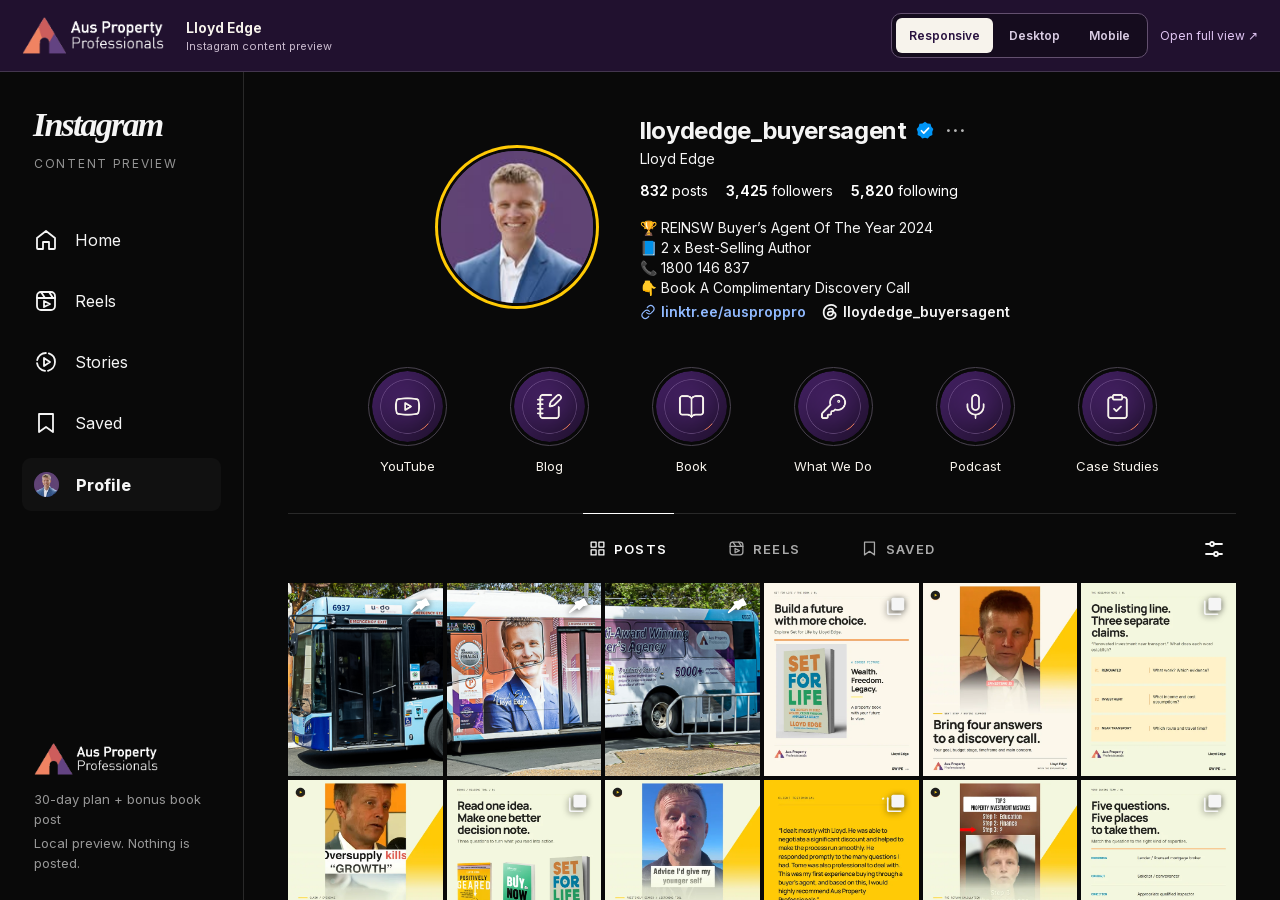
<file: index.html>
<!doctype html>
<html lang="en"><head><meta charset="utf-8"><meta name="viewport" content="width=device-width,initial-scale=1,viewport-fit=cover"><meta name="robots" content="noindex,nofollow"><meta name="description" content="Lloyd Edge and Aus Property Professionals Instagram content preview · V2 colors. Browse desktop and mobile views, posts, Reels and Stories."><title>Lloyd Edge | Instagram Content Preview</title><link rel="icon" href="assets/favicon.png"><style>
@font-face{font-family:Inter;src:url('assets/inter.woff2');font-weight:100 900;font-display:swap}*{box-sizing:border-box}html,body{height:100%;margin:0}body{background:#17131d;color:#f7f3ec;font:14px/1.5 Inter,Arial,sans-serif}.shell{height:100vh;height:100dvh;display:flex;flex-direction:column}.toolbar{flex:none;display:flex;align-items:center;justify-content:space-between;gap:14px;padding:13px 22px;border-bottom:1px solid #43364e;background:#21112f}.brand{display:flex;align-items:center;gap:22px;min-width:0}.brand img{width:142px;height:auto}.brand strong{font-size:14px;font-weight:650}.brand small{display:block;font-size:11px;color:#c9bace}.controls{display:flex;align-items:center;gap:12px}.view-buttons{display:flex;gap:3px;padding:4px;border:1px solid #63506f;border-radius:10px;background:#150c1e}.view-buttons button{border:0;background:transparent;color:#d9cce3;cursor:pointer;padding:8px 13px;border-radius:6px;font:600 12px Inter;min-height:35px}.view-buttons button[aria-pressed=true]{background:#f7f3ec;color:#2a1340}.view-buttons button:focus-visible,a:focus-visible{outline:3px solid #e87b5c;outline-offset:3px}.open-full{font-size:12px;color:#e0c5f3;text-decoration:none;white-space:nowrap}.stage{position:relative;flex:1;min-height:0;overflow:hidden;display:flex;justify-content:center;align-items:flex-start}.frame-holder{flex:none;position:relative;transform-origin:top left;background:#090909}.frame-holder iframe{width:100%;height:100%;border:0;display:block;background:#090909}.stage[data-mode=mobile] .frame-holder{box-shadow:0 0 0 1px #4d3a59,0 12px 55px #0005}.loading{position:absolute;inset:0;display:grid;place-items:center;background:#090909;color:#cbb8e5;font-size:14px;pointer-events:none}.loading[hidden]{display:none}noscript{padding:20px}noscript a{color:#e6c9fb}@media(max-width:650px){.toolbar{padding:9px 12px;gap:8px;flex-wrap:wrap}.brand{gap:12px;flex:1}.brand img{width:113px}.brand strong{font-size:12px}.brand small{font-size:10px}.controls{justify-content:space-between;width:100%;gap:8px}.view-buttons{flex:1}.view-buttons button{flex:1;padding:7px 10px;font-size:11px}.open-full{font-size:11px}}@media(max-width:360px){.open-full{display:none}}@media(prefers-reduced-motion:reduce){*{scroll-behavior:auto!important}}
</style></head><body><div class="shell"><header class="toolbar"><div class="brand"><img src="assets/logo-white.svg" alt="Aus Property Professionals"><div><strong>Lloyd Edge</strong><small>Instagram content preview</small></div></div><div class="controls"><div class="view-buttons" role="group" aria-label="Preview size"><button data-mode="auto" aria-pressed="true">Responsive</button><button data-mode="desktop" aria-pressed="false">Desktop</button><button data-mode="mobile" aria-pressed="false">Mobile</button></div><a class="open-full" id="fullView" href="preview.html?v=063cc6776a78#/profile" target="_blank" rel="noopener">Open full view ↗</a></div></header><main class="stage" id="stage" data-mode="auto"><div class="frame-holder" id="holder"><iframe id="preview" title="Interactive Lloyd Edge Instagram preview" src="preview.html?v=063cc6776a78#/profile" allow="fullscreen"></iframe></div><div class="loading" id="loading" role="status">Loading your content preview…</div></main></div><noscript><a href="preview.html?v=063cc6776a78#/profile">Open the Instagram preview</a></noscript><script>
(()=>{const stage=document.getElementById('stage'),holder=document.getElementById('holder'),frame=document.getElementById('preview');let mode=new URLSearchParams(location.search).get('view')||'auto';if(!['auto','desktop','mobile'].includes(mode))mode='auto';if(location.hash.startsWith('#/'))frame.src='preview.html?v=063cc6776a78'+location.hash;function resize(){const available=stage.clientWidth,height=stage.clientHeight;const width=mode==='desktop'?1280:mode==='mobile'?Math.min(390,available):available;const scale=Math.min(1,available/width);holder.style.width=width+'px';holder.style.height=(height/scale)+'px';holder.style.transform=`scale(${scale})`;holder.style.marginRight=scale<1?-(width-available)+'px':'0';stage.dataset.mode=mode;document.querySelectorAll('[data-mode][aria-pressed]').forEach(b=>b.setAttribute('aria-pressed',String(b.dataset.mode===mode)));}document.querySelectorAll('[data-mode][aria-pressed]').forEach(b=>b.addEventListener('click',()=>{mode=b.dataset.mode;const u=new URL(location.href);if(mode==='auto')u.searchParams.delete('view');else u.searchParams.set('view',mode);history.replaceState(null,'',u.pathname+u.search+u.hash);resize();}));new ResizeObserver(resize).observe(stage);frame.addEventListener('load',()=>{document.getElementById('loading').hidden=true;try{const sync=()=>{const hash=frame.contentWindow.location.hash||'#/profile';history.replaceState(null,'',location.pathname+location.search+hash);document.getElementById('fullView').href='preview.html?v=063cc6776a78'+hash;};frame.contentWindow.addEventListener('hashchange',sync);sync();}catch{}resize();});window.addEventListener('hashchange',()=>{try{if(frame.contentWindow.location.hash!==location.hash)frame.contentWindow.location.hash=location.hash||'#/profile';}catch{}});resize();})();
</script></body></html>
</file>
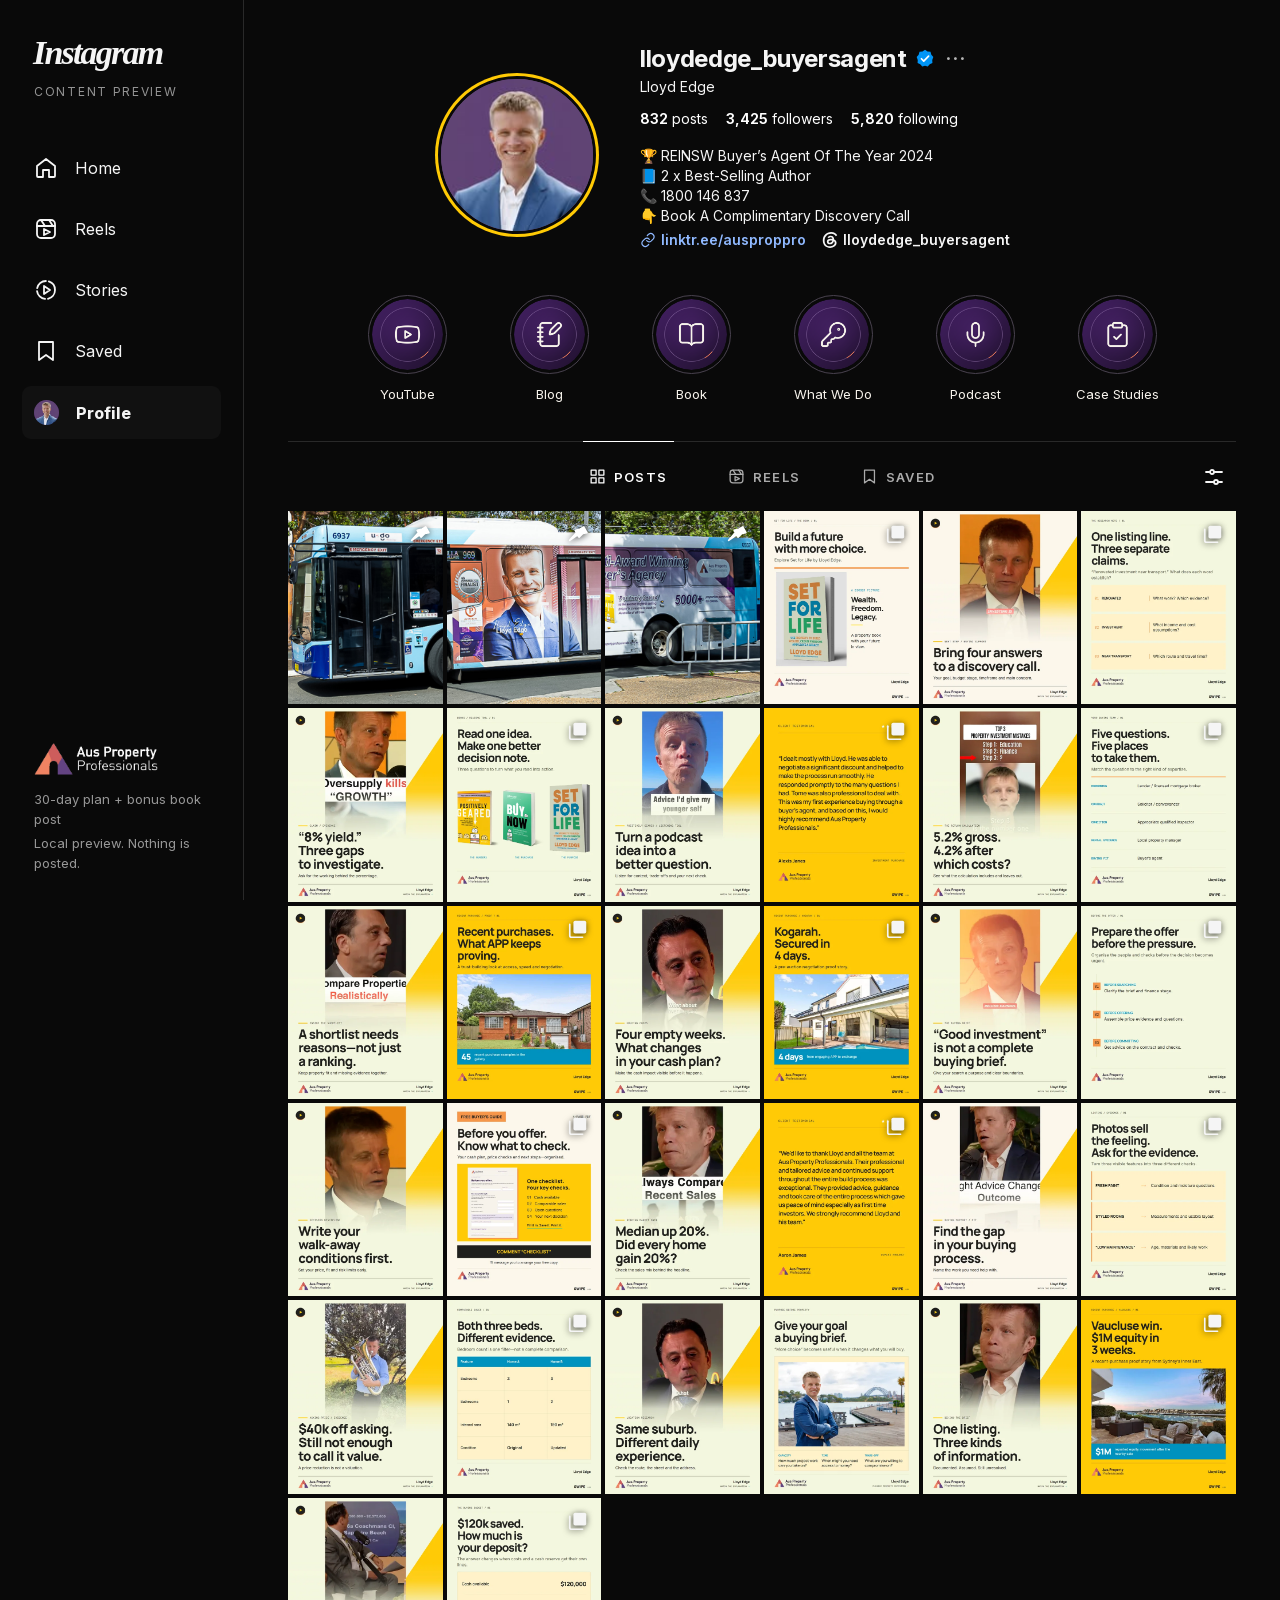
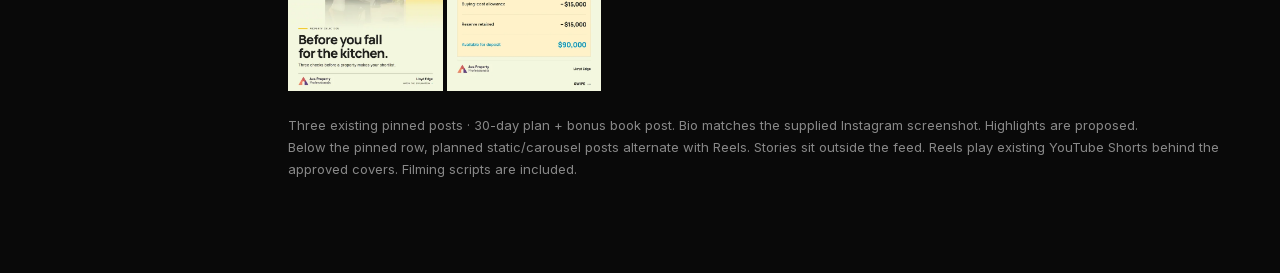
<file: preview.html>
<!doctype html>
<html lang="en"><head><meta charset="utf-8"><meta name="viewport" content="width=device-width,initial-scale=1"><meta name="description" content="Lloyd Edge and Aus Property Professionals — interactive Instagram preview: 30-day plan plus a bonus book promotion."><title>Lloyd Edge · Instagram Preview V2</title><meta name="robots" content="noindex,nofollow"><link rel="icon" href="assets/favicon.png"><link rel="stylesheet" href="app.css?v=fef712c302b7"></head>
<body><aside class="rail"><button class="wordmark" data-nav="profile" aria-label="Go to profile">Instagram</button><div class="preview-label">CONTENT PREVIEW</div><nav id="railNav" aria-label="Main navigation"></nav><div class="rail-bottom"><img id="railLogo" alt="Aus Property Professionals"><p>30-day plan + bonus book post</p><p>Local preview. Nothing is posted.</p></div></aside><header class="mobile-top"><strong>lloydedge_buyersagent<span>Preview</span></strong><button class="icon-button" id="mobileProfile" data-nav="profile" aria-label="Go to profile"></button></header><main class="main" id="main"></main><nav class="mobile-nav" id="mobileNav" aria-label="Mobile navigation"></nav><dialog class="dialog" id="postDialog" aria-label="Instagram post preview"></dialog><dialog class="dialog viewer-dialog" id="reelDialog" aria-label="Reels"></dialog><dialog class="dialog viewer-dialog" id="storyDialog" aria-label="Story preview"></dialog><dialog class="dialog script-dialog" id="scriptDialog" aria-label="Filming script"></dialog><div class="toast" id="toast" role="status" aria-live="polite"></div><noscript><p>Please enable JavaScript to browse this interactive preview.</p></noscript><script src="data.js?v=e72062ea783d"></script><script src="model.js?v=d4bd48148fef"></script><script src="app.js?v=d01f1355c63f"></script></body></html>
</file>
<file: app.css>
@font-face{font-family:Inter;src:url('assets/inter.woff2');font-weight:100 900}@font-face{font-family:Manrope;src:url('assets/manrope.woff2');font-weight:200 800}
:root{color-scheme:dark;--bg:#090909;--panel:#111;--line:#292929;--muted:#aaa;--ink:#f5f5f5;--accent:#FFCA05;--coral:#F79548}*{box-sizing:border-box}body{margin:0;background:var(--bg);color:var(--ink);font:16px/1.5 Inter,Arial,sans-serif}button,select,input{font:inherit}button,a{-webkit-tap-highlight-color:transparent}button{color:inherit;background:none;border:0;cursor:pointer}button:focus-visible,a:focus-visible,select:focus-visible{outline:2px solid #dab4f5;outline-offset:5px}a{color:#cbb8e5;text-decoration:none}button:disabled{opacity:.35;cursor:default}svg{width:24px;height:24px;display:block;flex-shrink:0}img{max-width:100%;display:block}.icon-button{width:44px;height:44px;display:grid;place-items:center;border-radius:50%;flex:none}.icon-button:hover{background:#ffffff14}.is-active{color:#e890a4}.saved-active{color:#fff}.muted{color:var(--muted)}.sr-only{position:absolute;width:1px;height:1px;padding:0;margin:-1px;overflow:hidden;clip:rect(0,0,0,0);white-space:nowrap;border:0}[hidden]{display:none!important}
.rail{position:fixed;inset:0 auto 0 0;width:244px;padding:36px 22px 22px;border-right:1px solid var(--line);display:flex;flex-direction:column;z-index:3;background:var(--bg)}.wordmark{font:bold italic 34px/1 Georgia,serif;letter-spacing:-1.8px;text-align:left;margin:0 0 13px;padding:0 11px}.preview-label{font-size:12px;letter-spacing:1.7px;color:#949494;padding:0 12px;margin-bottom:41px}.rail nav{display:grid;gap:9px}.nav-item{display:flex;align-items:center;gap:17px;padding:14px 12px;width:100%;text-align:left;border-radius:9px;font-size:16px}.nav-item:hover{background:#ffffff0b}.nav-item.active{font-weight:750;background:#ffffff08}.nav-item.active svg{stroke-width:2.5}.mini-avatar{width:25px;height:25px;border-radius:50%;object-fit:cover;object-position:center 22%}.rail-bottom{margin-top:auto;color:#979797;font-size:13px;padding:20px 12px 0}.rail-bottom img{width:170px;padding:0;background:transparent;margin-bottom:15px}.rail-bottom p{margin:5px 0}.mobile-top,.mobile-nav{display:none}.main{margin-left:244px;min-height:100vh;padding:35px 44px 70px}.content{max-width:1005px;margin:0 auto}.profile{display:grid;grid-template-columns:230px minmax(0,1fr);gap:37px;padding:8px 20px 28px;align-items:start}.avatar-button{padding:0;width:160px;height:160px;border-radius:50%;margin:22px auto 0;background:#FFCA05;display:block;border:3px solid #b284cc}.avatar-button img{width:100%;height:100%;object-fit:cover;object-position:center 20%;border-radius:50%;border:5px solid #090909}.profile-heading{display:flex;gap:14px;align-items:center;flex-wrap:wrap;margin-bottom:24px}.profile-heading h1{font-size:23px;font-weight:450;margin:0;overflow-wrap:anywhere;line-height:1.35}.button{font-weight:650;font-size:14px;line-height:1.2;border-radius:8px;background:#f1f1f1;color:#111;min-height:37px;padding:10px 18px;display:inline-flex;align-items:center;justify-content:center;gap:8px}.button.secondary{background:#272727;color:#f5f5f5}.button:hover{filter:brightness(.88)}.stats{display:flex;gap:25px;margin-bottom:20px;font-size:15px;color:#aaa;flex-wrap:wrap}.stats b{font-weight:650;color:#eee}.bio{font-size:15px;line-height:1.6}.bio strong{font-weight:700}.bio p{margin:2px 0}.bio .category{font-size:14px;color:#999;margin:1px 0 5px}.bio a{display:inline-flex;align-items:center;gap:6px;margin-top:6px;font-weight:550}.bio a svg{width:16px;height:16px}.highlights{display:flex;gap:34px;padding:13px 26px 37px;overflow-x:auto}.highlight{min-width:94px;width:108px;text-align:center;padding:0;font-size:13px}.highlight .ring{height:79px;width:79px;margin:0 auto 11px;border:1px solid #60506c;border-radius:50%;padding:4px;display:grid;place-items:center;background:#FFCA05}.highlight .ring>span{display:grid;place-items:center;width:69px;height:69px;background:#21112f;border:3px solid #090909;border-radius:50%;font-weight:650;font-size:20px;color:#efc2a7}.highlight .ring svg{width:27px;height:27px}.highlight:hover .ring{filter:brightness(1.25)}.grid-toolbar{display:flex;align-items:center;gap:12px;border-top:1px solid var(--line);min-height:69px;justify-content:center;position:relative}.tabs{display:flex;gap:48px}.tab{height:69px;display:flex;align-items:center;gap:8px;font:600 13px Inter;letter-spacing:1.4px;position:relative;color:#aaa}.tab svg{width:17px;height:17px}.tab.active{color:#fff}.tab.active:before{content:'';position:absolute;top:-1px;left:0;right:0;height:1px;background:#fff}.settings{position:absolute;right:0;top:13px}.review-controls{background:#151218;border:1px solid #47384f;padding:18px;margin:0 0 20px;display:flex;gap:20px;flex-wrap:wrap;align-items:end;border-radius:8px}.review-controls label{display:grid;gap:7px;font-size:13px;color:#bbb}.review-controls select{min-height:39px;background:#26202c;color:white;border:1px solid #5b4868;border-radius:5px;padding:7px 12px;font-size:14px}.review-controls label.check{display:flex;align-items:center;min-height:40px;color:#ddd}.review-controls input{accent-color:#996db8;width:17px;height:17px}.grid{display:grid;grid-template-columns:repeat(3,minmax(0,1fr));gap:4px}.tile{position:relative;padding:0;background:#17121d;aspect-ratio:4/5;overflow:hidden;text-align:left}.crop34 .tile{aspect-ratio:3/4}.tile>img{width:100%;height:100%;object-fit:cover}.tile:after{content:'';position:absolute;inset:0;background:#0000;pointer-events:none;transition:background .16s}.tile:hover:after{background:#0003}.tile .type-icon{position:absolute;right:12px;top:12px;filter:drop-shadow(0 1px 3px #000a);z-index:1}.tile .type-icon svg{width:22px;height:22px}.daylabel{display:none;position:absolute;left:10px;bottom:10px;padding:5px 8px;background:#160c20e6;color:#fff;border-radius:4px;font-size:12px;z-index:1}.showlabels .daylabel{display:block}.page-note{font-size:13px;color:#888;line-height:1.7;margin:23px 0}.collection-head{display:flex;align-items:center;gap:14px;margin:0 0 24px}.collection-head h1{font-size:24px;margin:0}.collection-head p{color:#aaa;font-size:14px;margin:3px 0 0}.empty{padding:85px 25px;text-align:center;grid-column:1/-1;border:1px solid #252525}.empty svg{width:42px;height:42px;margin:0 auto 15px}.empty h2{font-size:23px;margin:8px}.empty p{color:#aaa;font-size:15px;margin:5px}.feed{max-width:590px;margin:auto}.feed-head{font:700 24px Manrope;margin:0 0 25px}.feed-card{margin:0 0 44px;border-bottom:1px solid #292929;padding-bottom:24px}.post-header{display:flex;align-items:center;gap:12px;padding:15px 19px;min-height:68px}.post-header img{width:34px;height:34px;border-radius:50%;object-fit:cover;object-position:center 22%}.post-header .byline{font-size:14px;line-height:1.45;min-width:0;overflow-wrap:anywhere}.byline strong{font-weight:650}.byline small{display:block;color:#aaa;font-size:12px}.post-header .icon-button{margin-left:auto}.media-stage{position:relative;min-width:0;display:flex;align-items:center;justify-content:center;background:#080808;overflow:hidden;touch-action:pan-y}.media-stage .post-image{width:100%;object-fit:contain;aspect-ratio:4/5;max-height:82vh}.media-stage .slide-arrow{position:absolute;top:50%;transform:translateY(-50%);border-radius:50%;width:32px;height:32px;background:#f0f0f0e8;color:#111;display:grid;place-items:center;z-index:1;box-shadow:0 1px 8px #0003}.slide-arrow svg{width:18px;height:18px}.slide-arrow.prev{left:12px}.slide-arrow.next{right:12px}.slide-counter{position:absolute;right:14px;top:13px;background:#101010bd;border-radius:20px;padding:4px 10px;font-size:12px}.action-row{display:flex;align-items:center;padding:10px 10px 0;gap:4px}.action-row .save-action{margin-left:auto}.dots{display:flex;justify-content:center;align-items:center;gap:6px;min-height:15px;padding:3px 0}.dot-btn{width:6px;height:6px;border-radius:50%;padding:0;background:#5c5c5c}.dot-btn.active{background:#b48ad2}.caption{font-size:15px;line-height:1.65;padding:0 19px 15px;overflow-wrap:anywhere;white-space:pre-line}.caption strong{font-weight:650}.caption .more{display:inline;color:#999;padding:0;font-size:14px}.caption a{word-break:break-word}.post-meta{padding:0 19px 14px;font-size:12px;color:#999}.feed-card>.post-header{padding-left:0;padding-right:0}.feed-card>.caption{padding-left:0;padding-right:0}.feed-card>.post-meta{padding-left:0;padding-right:0}.feed-card>.action-row{padding-left:0;padding-right:0}.feed-card>.media-stage{border:1px solid #262626;border-radius:3px}.dialog{border:1px solid #303030;background:#111;color:#fff;padding:0;max-width:calc(100vw - 130px);max-height:90dvh;overflow:visible}.dialog::backdrop{background:#000d}.dialog[open]{display:block}.dialog-close{position:fixed;right:17px;top:16px;z-index:12;background:#151515}.post-dialog-layout{display:grid;grid-template-columns:minmax(320px,650px) 355px;max-width:1080px;max-height:87dvh}.post-dialog-layout>.media-stage{height:87dvh;min-height:480px}.post-dialog-layout .post-image{width:100%;height:100%;max-height:87dvh;aspect-ratio:auto}.post-panel{display:flex;flex-direction:column;min-width:0;height:87dvh;max-height:100%;overflow:auto;border-left:1px solid #292929}.post-panel .post-header{border-bottom:1px solid #292929}.post-panel .caption{flex:1;overflow:auto;padding-top:19px}.post-panel .action-row{border-top:1px solid #292929}.post-panel .dots{margin:6px 0 0}.post-link{border-top:1px solid #252525;padding:14px 18px;font-size:13px;display:flex;align-items:center;gap:8px}.post-link svg{width:16px;height:16px}.outside-prev,.outside-next{position:fixed;top:50%;background:#f2f2f2;color:#111;z-index:12;width:36px;height:36px}.outside-prev{left:17px}.outside-next{right:17px}.script-dialog{width:750px;max-width:calc(100vw - 34px);padding:28px;max-height:86dvh;overflow:auto}.script-dialog h2{font-size:23px;margin:0 45px 16px 0}.script-dialog .script-copy{white-space:pre-wrap;line-height:1.7;font-size:15px;color:#d5d5d5}.script-dialog .icon-button{position:absolute;right:14px;top:12px}.script-dialog .button{margin-top:18px}.viewer-dialog{border:0;max-width:100vw;width:100vw;max-height:100dvh;height:100dvh;background:#161616}.immersive{height:100%;display:flex;align-items:center;justify-content:center;gap:22px;padding:18px 60px;position:relative}.reel-phone,.story-phone{position:relative;height:calc(100dvh - 36px);aspect-ratio:9/16;max-width:calc(100vw - 120px);background:#2a1340;overflow:hidden;border-radius:9px}.reel-phone>img,.story-phone>img{width:100%;height:100%;object-fit:contain}.reel-overlay{position:absolute;left:18px;right:18px;bottom:18px;background:#130b20e8;border:1px solid #624773;border-radius:8px;padding:14px;font-size:14px}.reel-overlay strong{font-weight:650;display:block;margin-bottom:6px}.reel-overlay p{margin:0 0 11px;color:#c4b6cf;font-size:13px}.reel-overlay .button{font-size:13px;padding:9px 12px;min-height:34px}.viewer-top{position:absolute;left:20px;right:20px;top:18px;display:flex;align-items:center;gap:10px;font-size:13px;text-shadow:0 1px 4px #000}.viewer-top img{width:29px;height:29px;object-fit:cover;border-radius:50%;object-position:center 20%}.viewer-top .viewer-tag{margin-left:auto;background:#160c21d9;padding:4px 8px;border-radius:5px;font-size:12px}.reel-actions{display:grid;gap:17px;align-self:center}.reel-actions .icon-button{background:#242424;width:48px;height:48px}.viewer-navigation{position:absolute;right:18px;top:50%;transform:translateY(-50%);display:grid;gap:12px}.viewer-navigation .icon-button{background:#353535}.story-progress{position:absolute;top:9px;left:10px;right:10px;display:flex;gap:5px;z-index:2}.story-progress button{height:4px;flex:1;background:#ffffff50;padding:0;border-radius:4px}.story-progress button.passed{background:#fff}.story-phone .viewer-top{top:26px}.story-tap{position:absolute;top:90px;bottom:85px;width:30%;z-index:2}.story-tap.left{left:0}.story-tap.right{right:0;width:70%}.story-bottom{position:absolute;bottom:22px;left:18px;right:18px;background:#1a1027e8;border:1px solid #866999;border-radius:7px;padding:11px 15px;font-size:13px;color:#e2d8e9;text-align:center;pointer-events:none}.story-navigation .icon-button{background:#333}.stories-menu{display:grid;grid-template-columns:repeat(2,minmax(0,1fr));gap:24px;max-width:700px;margin:25px auto}.story-card{display:block;position:relative;background:#151019;border:1px solid #333;border-radius:10px;overflow:hidden;padding:0;text-align:left}.story-card img{width:100%;aspect-ratio:9/16;object-fit:cover;max-height:67vh}.story-card .story-card-label{display:block;padding:16px;font-size:14px;line-height:1.5}.story-card strong{display:block;font-size:17px}.toast{position:fixed;left:50%;bottom:26px;transform:translate(-50%,20px);background:#f1f1f1;color:#151515;border-radius:7px;box-shadow:0 10px 40px #0008;padding:12px 21px;font-size:14px;z-index:30;opacity:0;transition:opacity .15s,transform .15s;pointer-events:none}.toast.visible{opacity:1;transform:translate(-50%,0)}.mobile-nav .nav-item{justify-content:center}.reduced-motion *{scroll-behavior:auto}
@media(min-width:1700px){.main{padding-left:70px;padding-right:70px}.content{max-width:1120px}}
@media(max-width:1150px){.rail{width:84px;padding-left:15px;padding-right:15px}.rail .nav-item{padding:15px;justify-content:center}.rail .nav-item span,.rail .preview-label,.rail .rail-bottom,.rail .wordmark{display:none}.rail:before{content:'IG';display:block;font:bold italic 26px Georgia;text-align:center;margin-bottom:50px}.main{margin-left:84px;padding:30px}.profile{grid-template-columns:180px minmax(0,1fr);gap:20px;padding-left:0;padding-right:0}.avatar-button{width:145px;height:145px}.profile-heading h1{font-size:22px}.post-dialog-layout{grid-template-columns:minmax(280px,1fr) 320px}.dialog{max-width:calc(100vw - 105px)}}
@media(max-width:760px){.rail{display:none}.mobile-top{height:60px;position:sticky;top:0;z-index:5;display:flex;align-items:center;justify-content:space-between;padding:0 16px;background:#090909f5;border-bottom:1px solid #252525}.mobile-top strong{font-size:17px;overflow-wrap:anywhere}.mobile-top span{font-size:12px;color:#aaa;margin-left:8px}.mobile-nav{display:flex;position:fixed;bottom:0;left:0;right:0;height:62px;padding-bottom:env(safe-area-inset-bottom);background:#090909f5;border-top:1px solid #292929;z-index:5}.mobile-nav .nav-item{flex:1;padding:12px 0;border-radius:0}.mobile-nav .nav-item span{display:none}.main{margin:0;padding:21px 0 83px}.profile{padding:0 16px 20px;gap:18px;grid-template-columns:94px minmax(0,1fr)}.avatar-button{width:86px;height:86px;margin:5px auto 0}.avatar-button img{border-width:3px}.profile-heading{margin-bottom:12px;gap:7px}.profile-heading h1{display:none}.profile-heading .button{font-size:13px;padding:9px 11px;min-height:35px}.stats{gap:8px 16px;font-size:13px;line-height:1.4;margin-bottom:12px}.bio{font-size:14px}.bio .category{font-size:12px}.highlights{gap:18px;padding:6px 17px 25px}.highlight{min-width:72px;width:90px;font-size:12px}.highlight .ring{width:65px;height:65px;margin-bottom:9px}.highlight .ring>span{width:55px;height:55px;font-size:17px}.highlight .ring svg{width:23px;height:23px}.grid-toolbar{min-height:57px}.tabs{gap:29px}.tab{height:57px;font-size:12px;letter-spacing:1px}.tab svg{width:16px;height:16px}.settings{top:6px;right:6px}.grid{gap:2px}.tile .type-icon{right:7px;top:7px}.tile .type-icon svg{width:17px;height:17px}.review-controls{margin:0 12px 14px;padding:13px;gap:12px}.review-controls label{flex:1;min-width:125px}.daylabel{font-size:11px;left:5px;bottom:5px;padding:4px 5px}.page-note{margin:18px 16px;font-size:12px}.feed{max-width:600px}.feed-head{padding:0 16px;font-size:21px}.feed-card>.post-header{padding-left:13px;padding-right:13px}.feed-card>.caption,.feed-card>.post-meta{padding-left:14px;padding-right:14px}.feed-card>.action-row{padding-left:5px;padding-right:5px}.feed-card>.media-stage{border-radius:0;border-left:0;border-right:0}.media-stage .post-image{max-height:none}.collection-head{padding:0 15px;gap:9px}.collection-head h1{font-size:21px}.collection-head p{font-size:13px}.dialog{max-width:100vw;width:100vw;max-height:100dvh;height:100dvh;margin:0;border:0;overflow:auto}.post-dialog-layout{display:flex;flex-direction:column;max-width:none;max-height:none;padding-top:54px}.post-dialog-layout>.media-stage{height:auto;min-height:0;max-height:none;flex:none}.post-dialog-layout .post-image{height:auto;max-height:72dvh;aspect-ratio:4/5;object-fit:contain}.post-panel{height:auto;max-height:none;border:0;overflow:visible;display:contents}.post-panel .caption{overflow:visible;flex:none;order:5;padding-top:8px}.post-panel .action-row{order:3;border:0;padding-top:8px}.post-panel .post-header{position:fixed;left:0;right:0;top:0;background:#111;z-index:6;padding:8px 58px 8px 14px;min-height:54px;height:54px}.post-panel .dots{order:2;margin:4px 0}.post-panel .post-meta{order:6}.post-panel .post-link{order:7}.dialog-close{right:8px;top:5px;width:42px;height:42px}.outside-prev,.outside-next{top:auto;bottom:18px;width:37px;height:37px;box-shadow:0 3px 17px #0006;z-index:15;opacity:.9}.outside-prev{left:12px}.outside-next{right:12px}.post-panel .caption{padding-bottom:54px}.script-dialog{width:100%;max-width:100%;height:100dvh;max-height:100dvh;padding:28px 22px}.script-dialog .script-copy{font-size:15px}.immersive{padding:0;gap:0;background:#000}.reel-phone,.story-phone{height:100dvh;width:100vw;max-width:100vw;aspect-ratio:auto;border-radius:0}.reel-phone>img,.story-phone>img{object-fit:contain}.viewer-dialog .dialog-close{background:#111a;top:12px;right:9px}.viewer-top{right:62px;top:22px;left:15px}.reel-actions{position:absolute;right:8px;bottom:185px;gap:9px}.reel-actions .icon-button{background:#170e249c;width:41px;height:41px}.reel-overlay{left:13px;right:13px;bottom:16px;padding:12px}.reel-overlay p{font-size:12px;margin-bottom:7px}.viewer-navigation{top:50%;right:8px;gap:12px}.viewer-navigation .icon-button{width:37px;height:37px;background:#1119}.story-navigation{position:absolute;left:7px;right:7px;display:flex;justify-content:space-between;pointer-events:none;z-index:3}.story-navigation button{pointer-events:auto;width:33px;height:33px;background:#1116!important}.story-bottom{bottom:25px;font-size:12px;left:22px;right:22px}.story-phone .viewer-top{right:62px}.stories-menu{gap:10px;margin:18px 12px}.story-card .story-card-label{padding:13px;font-size:13px}.story-card strong{font-size:15px}.toast{bottom:77px;max-width:92vw;width:max-content;font-size:13px}.empty{border:0;padding:60px 20px}}
@media(prefers-reduced-motion:reduce){*{transition:none!important;scroll-behavior:auto!important}}

[data-reel-swipe],[data-story-swipe]{touch-action:none}.story-navigation{position:absolute;display:flex;justify-content:space-between;width:min(calc(100vw - 80px),620px);pointer-events:none}.story-navigation button{pointer-events:auto}@media(max-width:760px){.story-navigation{width:auto;left:7px;right:7px}}

/* Keep the brand mark compact and fill each avatar with a head-and-shoulders crop. */
.rail-bottom img{width:124px}
.avatar-button img,.mini-avatar,.post-header img,.viewer-top img{object-fit:cover;object-position:50% 12%;padding:0;background:#2a1340}

/* Exported Instagram highlight covers */
.highlight{display:block;color:#f7f3ec;text-decoration:none;flex-shrink:0}
.highlight .ring{background:none;border:1px solid #49424f;padding:3px}
.highlight .ring>span{width:71px;height:71px;border:0;background:none;overflow:hidden}
.highlight .ring img{display:block;width:100%;height:100%;object-fit:cover;border-radius:50%}
@media(max-width:760px){.highlight .ring>span{width:57px;height:57px}}

/* Instagram-style discussion and comments. */
.pin-icon{color:white}.pin-icon svg{transform:rotate(15deg)}
.post-header .byline strong{display:flex;align-items:center;gap:5px}.byline strong svg{width:15px;height:15px}
.post-dialog-layout{grid-template-columns:minmax(320px,650px) 385px}
.post-visual{position:relative;min-width:0;min-height:0;background:#080808;display:flex;align-items:center;justify-content:center;height:87dvh}
.post-visual>.media-stage{width:100%;height:100%;min-height:0}.post-visual .post-image{width:100%;height:100%;aspect-ratio:auto;object-fit:contain;max-height:87dvh}
.post-visual>.dots{position:absolute;bottom:10px;left:50%;transform:translateX(-50%);background:#1118;border-radius:15px;padding:7px 9px;min-height:20px}
.post-visual .dot-btn.active{background:#fff}.reel-cover-launch{position:absolute;right:14px;top:14px;background:#111a}
.post-panel{overflow:hidden;display:flex;flex-direction:column;height:87dvh}.post-panel .post-header{flex:none;min-height:68px}
.post-discussion{min-height:0;flex:1;overflow-y:auto;overscroll-behavior:contain;scrollbar-width:thin;scrollbar-color:#4d4d4d transparent}
.post-panel .caption{flex:none;overflow:visible;font-size:14px;line-height:1.6;padding:21px 18px 18px}
.discussion-caption{display:grid;grid-template-columns:32px minmax(0,1fr);gap:12px;white-space:normal}.caption-copy{min-width:0;white-space:pre-line}
.comment-avatar{width:32px;height:32px;border-radius:50%;object-fit:cover;object-position:50% 12%;flex:none}.initials{display:grid;place-items:center;background:#292929;color:#d2d2d2;font-size:13px;font-weight:600}
.instagram-comments{padding:4px 18px 20px;overflow-wrap:anywhere}.instagram-comment{display:grid;grid-template-columns:32px minmax(0,1fr);gap:12px;font-size:14px;line-height:1.6;margin-bottom:22px}.comment-copy{min-width:0}.instagram-comment p{margin:0;white-space:pre-wrap}.instagram-comment strong{font-size:13px;font-weight:650}.comment-info{display:flex;align-items:center;gap:12px;flex-wrap:wrap;margin-top:7px;color:#999;font-size:11px}.comment-info small{font-size:11px}.comment-info button{font-size:11px;color:#aaa;padding:0}.instagram-comment.is-reply{margin-left:38px;grid-template-columns:25px minmax(0,1fr);gap:10px}.is-reply .comment-avatar{width:25px;height:25px}.local-comment-badge{font-size:10px;color:#aaa;border:1px solid #444;border-radius:3px;padding:1px 4px;white-space:nowrap}
.no-comments{text-align:center;padding:35px 8px 38px;font-size:14px}.no-comments strong{font-size:18px}.no-comments p{margin:7px 0 0;color:#aaa;font-size:13px}
.post-footer{flex:none;border-top:1px solid #292929;background:#111}.post-footer .action-row{border:0;padding:7px 8px 2px}.post-footer .post-meta{font-size:10px;padding:0 19px 12px;color:#999}.snapshot-indicator{display:block;font-size:10px;margin-top:2px;color:#777}
.instagram-engagement{font-size:14px;padding:2px 19px 10px;display:grid;gap:7px;flex:none}.instagram-engagement:empty{display:none}.captured-count{font-size:13px;color:#999;padding:0;text-align:left}
.comment-composer{margin:0;border-top:1px solid #292929;padding:8px 14px 6px;position:relative;background:#111;flex:none}.composer-row{display:flex;align-items:center;gap:10px}.emoji-toggle{width:28px;height:34px;border-radius:0}.emoji-toggle svg{width:24px;height:24px}.comment-composer textarea{display:block;resize:none;flex:1;min-width:0;width:100%;border:0;background:transparent;color:#f5f5f5;outline:none!important;font:14px/1.5 Inter,Arial,sans-serif;min-height:30px;max-height:100px;padding:5px 0;scrollbar-width:thin}.comment-composer textarea::placeholder{color:#999}.post-comment{font-size:14px;font-weight:650;color:#0095f6;padding:8px 0;min-width:32px}.post-comment:disabled{color:#5485a1;opacity:.55}.comment-help{display:block;color:#777;font-size:10px;margin:1px 0 0 38px}.emoji-picker{position:absolute;left:12px;bottom:calc(100% + 7px);background:#262626;box-shadow:0 4px 20px #0008;border:1px solid #454545;border-radius:10px;padding:8px;display:flex;gap:2px;z-index:25}.emoji-picker button{font-size:23px;border-radius:6px;padding:5px}.emoji-picker button:hover{background:#454545}
.feed-card>.instagram-engagement{padding-left:0;padding-right:0}.feed-composer{background:transparent;border-top:0;padding-left:0;padding-right:0}.feed-composer .comment-help{display:none}.feed-card{padding-bottom:16px}.collection-resource{margin:0 0 25px}.collection-resource .button{font-size:13px}.original-post-media .post-image{aspect-ratio:1/1}
.highlights{scrollbar-width:none}.highlights::-webkit-scrollbar{display:none}
@media(max-width:1150px) and (min-width:761px){.post-dialog-layout{grid-template-columns:minmax(280px,1fr) 345px}}
@media(max-width:760px){
 .post-dialog-layout{display:flex;flex-direction:column;padding-top:54px;padding-bottom:calc(82px + env(safe-area-inset-bottom));max-height:none}
 .post-visual{height:auto;min-height:0;flex:none;display:block}.post-visual>.media-stage{height:auto}.post-visual .post-image{height:auto;width:100%;aspect-ratio:4/5;max-height:72dvh;object-fit:contain}.post-visual .original-post-media .post-image{aspect-ratio:1/1;max-height:none}.post-visual>.dots{bottom:8px}
 .post-panel,.post-footer{display:contents}.post-panel .post-header{position:fixed;top:0;left:0;right:0;z-index:6;height:54px;min-height:54px;border-bottom:1px solid #292929;padding:8px 58px 8px 14px}.post-panel .post-header .byline{font-size:13px}
 .post-panel .action-row{order:2;flex:none;padding:6px 7px 0;border:0}.post-panel .instagram-engagement{order:3;padding:2px 18px 9px}.post-panel .post-discussion{order:4;flex:none;overflow:visible;min-height:0}.post-panel .caption{display:grid;grid-template-columns:28px minmax(0,1fr);gap:10px;padding:8px 16px 19px;font-size:14px}.post-panel .caption .comment-avatar{width:28px;height:28px}.post-panel .post-meta{order:5;padding:0 18px 15px}
 .instagram-comments{padding:3px 16px 15px}.instagram-comment{font-size:13px;grid-template-columns:28px minmax(0,1fr);gap:10px}.instagram-comment .comment-avatar{width:28px;height:28px}.instagram-comment.is-reply{margin-left:30px}.no-comments{padding:25px 8px}
 .post-panel .comment-composer{position:fixed;left:0;right:0;bottom:0;z-index:10;padding-bottom:calc(8px + env(safe-area-inset-bottom));background:#111;border-top:1px solid #333}.comment-composer textarea{font-size:16px}.post-panel .comment-help{font-size:10px}
 #postDialog .outside-prev,#postDialog .outside-next{display:none}.feed-card>.instagram-engagement{padding-left:14px;padding-right:14px}.feed-composer{padding-left:14px;padding-right:14px}.collection-resource{margin:0 15px 23px}.post-visual .reel-cover-launch{top:12px;right:12px}
}

/* Approved covers in the profile; live, uncropped 9:16 video in Reels. */
.grid.reels-grid .tile,.crop34 .grid.reels-grid .tile{aspect-ratio:9/16}.reels-grid .tile>img{object-fit:contain}
#reelDialog{margin:0;inset:0;background:#090909}.reel-immersive{gap:28px;padding:30px 70px;overflow-y:auto;overscroll-behavior:contain}
.reel-layout{display:grid;grid-template-columns:minmax(0,1fr) 48px;align-items:center;gap:18px;flex:none}
.reel-main{width:min(440px,calc((100dvh - 158px)*9/16),calc(100vw - 146px));min-width:200px}
#reelDialog .reel-phone{height:auto;width:100%;max-width:none;aspect-ratio:9/16;background:#000;border-radius:5px;position:relative;touch-action:none}
.reel-phone #reelPlayer{position:absolute;inset:0;width:100%;height:100%;border:0}.reel-phone .reel-poster{position:absolute;inset:0;width:100%;height:100%;object-fit:contain;background:#2a1340;pointer-events:none}
.reel-loading{position:absolute;left:16px;right:16px;bottom:20px;display:flex;align-items:center;flex-direction:column;gap:10px;padding:14px;background:#111e;border-radius:6px;color:#fff;font-size:13px;text-align:center}.reel-loading a{color:#cbb8e5;font-size:13px}.reel-loading.failed{border:1px solid #51435d}
.reel-heading{display:flex;align-items:center;gap:8px;min-height:42px;font-size:13px}.reel-heading img{height:27px;width:27px;border-radius:50%;object-fit:cover}.reel-heading>svg{width:14px;height:14px}.reel-heading strong{overflow-wrap:anywhere}
.reel-summary{padding-top:11px}.reel-summary button{font-size:14px;line-height:1.45;text-align:left;padding:0;display:-webkit-box;-webkit-line-clamp:2;-webkit-box-orient:vertical;overflow:hidden}.reel-summary button span{color:#aaa;font-size:12px}.reel-summary small{display:block;font-size:11px;color:#999;margin-top:5px}
.reel-side{align-self:end;display:grid;gap:22px;padding-bottom:77px}.reel-playback{display:grid;gap:5px}.reel-side .icon-button{background:transparent;width:44px;height:44px}.reel-side .icon-button:hover{background:#222}.reel-actions{position:static;display:block}.reel-actions .action-row{display:grid;padding:0;border:0;gap:9px}.reel-actions .save-action{margin:0}.reel-step-controls{display:grid;gap:4px}.reel-step-controls small{text-align:center;font-size:11px;color:#999}.reel-step-controls .icon-button{background:#191919}
.reel-discussion{width:355px;height:min(820px,calc(100dvh - 90px));border:1px solid #292929;border-radius:8px;background:#111;display:flex;flex-direction:column;overflow:hidden;flex:none}.reel-discussion-heading{display:flex;align-items:center;justify-content:space-between;min-height:56px;padding:8px 12px 8px 20px;border-bottom:1px solid #292929;font-size:15px}.reel-discussion .caption{font-size:14px;padding:18px 16px}.reel-discussion .comment-composer{position:relative}.reel-source-details{border-top:1px solid #292929;margin:15px 16px;padding-top:12px;font-size:12px;color:#aaa}.reel-source-details summary{cursor:pointer}.reel-source-details .button{font-size:12px}
@media(max-width:1000px){.reel-comments-open .reel-discussion{position:absolute;right:65px;top:65px;bottom:20px;height:auto;z-index:9;box-shadow:0 8px 60px #000b}}
@media(max-width:760px){
 .reel-immersive{padding:49px 8px 18px;align-items:center;min-height:100dvh}.reel-layout{gap:5px;grid-template-columns:minmax(0,1fr) 43px;width:auto;max-width:100%}.reel-main{width:min(calc(100vw - 66px),calc((100dvh - 190px)*9/16));min-width:200px}.reel-heading{font-size:11px;gap:5px;min-height:36px}.reel-heading img{width:24px;height:24px}.reel-heading>svg{width:13px;height:13px}.reel-summary button{font-size:13px}.reel-summary small{font-size:10px}.reel-side{gap:14px;padding-bottom:67px}.reel-side .icon-button{width:40px;height:40px}.reel-actions .action-row{gap:5px}.reel-step-controls .icon-button{width:38px;height:38px}
 .reel-comments-open .reel-discussion{position:fixed;left:0;right:0;top:auto;bottom:0;width:100%;height:68dvh;max-height:calc(100dvh - 54px);border-radius:16px 16px 0 0;z-index:10}.reel-discussion .comment-composer{padding-bottom:calc(10px + env(safe-area-inset-bottom))}.reel-discussion .post-discussion{min-height:0;flex:1;overflow:auto}
}
@media(max-height:500px){.reel-immersive{align-items:flex-start}.reel-main{width:200px}.reel-side{padding-top:45px}}

.feed-reel-play{position:absolute;left:50%;top:50%;transform:translate(-50%,-50%);background:#111b;border:1px solid #fffa;width:62px;height:62px}.feed-reel-play svg{width:29px;height:29px}.feed-reel-play:hover{background:#111e}

/* Exact client Instagram profile header from the supplied reference. */
.profile.profile-exact{grid-template-columns:190px minmax(0,1fr);gap:28px;align-items:center;padding:8px 20px 32px}
.profile-exact .profile-heading{gap:8px;flex-wrap:nowrap;align-items:center;margin:0 0 2px}.profile-exact .profile-heading h1{font-size:24px;font-weight:700;letter-spacing:-.35px;line-height:1.3}.profile-verified svg{width:20px;height:20px}.profile-options{font-size:20px;color:#b5b5b5;line-height:1;letter-spacing:1px;margin-left:2px}
.profile-exact .display-name{font-size:14px;font-weight:400;margin:2px 0 11px}.profile-exact .stats{font-size:14px;color:#fff;gap:18px;margin:0 0 18px;line-height:1.5}.profile-exact .stats b{font-weight:650;color:#fff}.profile-exact .stats span{white-space:nowrap}
.profile-exact .bio{font-size:14px;line-height:1.35}.profile-exact .bio p{margin:1px 0}.bio-links{display:flex;flex-wrap:wrap;align-items:center;gap:3px 16px;margin-top:5px}.profile-exact .bio-links a{display:inline-flex;gap:5px;align-items:center;margin:0;color:#90b9ff;font-weight:600;font-size:14px}.profile-exact .bio-links .threads-link{color:#f5f5f5}.bio-links svg{width:16px;height:16px;flex:none}
.profile-exact .avatar-button{width:164px;height:164px;padding:3px;border:0;background:#FFCA05;margin:18px auto 0}.profile-exact .avatar-button img{border:3px solid #090909;object-fit:contain;object-position:center;background:#624777;width:100%;height:100%;padding:0}
.mini-avatar,.post-header img,.viewer-top img,.comment-avatar,.reel-heading img{object-fit:contain;object-position:center}
.mobile-top>strong{display:flex;align-items:center;gap:6px;min-width:0}.mobile-top .mobile-verified{display:inline-flex;margin:0;color:#0095f6}.mobile-verified svg{width:16px;height:16px}
@media(max-width:1150px) and (min-width:761px){.profile.profile-exact{grid-template-columns:160px minmax(0,1fr);gap:24px;padding-left:0;padding-right:0}.profile-exact .avatar-button{width:150px;height:150px}.profile-exact .profile-heading h1{font-size:22px}}
@media(max-width:760px){
 .profile.profile-exact{display:grid;grid-template-columns:86px minmax(0,1fr);gap:10px 18px;padding:0 16px 25px;align-items:center}.profile-exact>.profile-details{display:contents}.profile-exact .profile-heading{display:none}.profile.profile-exact>.avatar-button{grid-column:1;grid-row:1;align-self:center;width:86px;height:86px;margin:0;padding:2px}.profile-exact .avatar-button img{border-width:2px}
 .profile-exact .stats{grid-column:2;grid-row:1;align-self:center;display:grid;grid-template-columns:repeat(3,minmax(0,1fr));gap:8px;margin:0;font-size:12px;text-align:center}.profile-exact .stats b{display:block;font-size:15px;line-height:1.5}.profile-exact .display-name{grid-column:1/-1;grid-row:2;font-size:14px;font-weight:600;margin:3px 0 0}.profile.profile-exact .bio{grid-column:1/-1;grid-row:3;font-size:13px;line-height:1.45}.profile-exact .bio-links a{font-size:13px}.profile-exact .bio-links{gap:4px 13px;margin-top:5px}
}
@media(max-width:380px){.profile.profile-exact{grid-template-columns:76px minmax(0,1fr);padding-left:12px;padding-right:12px;gap:9px 12px}.profile.profile-exact>.avatar-button{width:76px;height:76px}.profile-exact .stats{gap:5px;font-size:11px}.profile-exact .stats b{font-size:14px}.mobile-top .mobile-verified{display:inline-flex!important}.mobile-top>strong{font-size:15px}}

.mobile-top strong{min-width:0}.bio{overflow-wrap:anywhere}.caption{overflow-wrap:anywhere}

@media(min-width:761px){.content{max-width:1500px}.profile.profile-exact{max-width:720px;margin-left:auto;margin-right:auto}.highlights{max-width:920px;margin-left:auto;margin-right:auto;justify-content:center}.grid{grid-template-columns:repeat(6,minmax(0,1fr))}}
</file>
